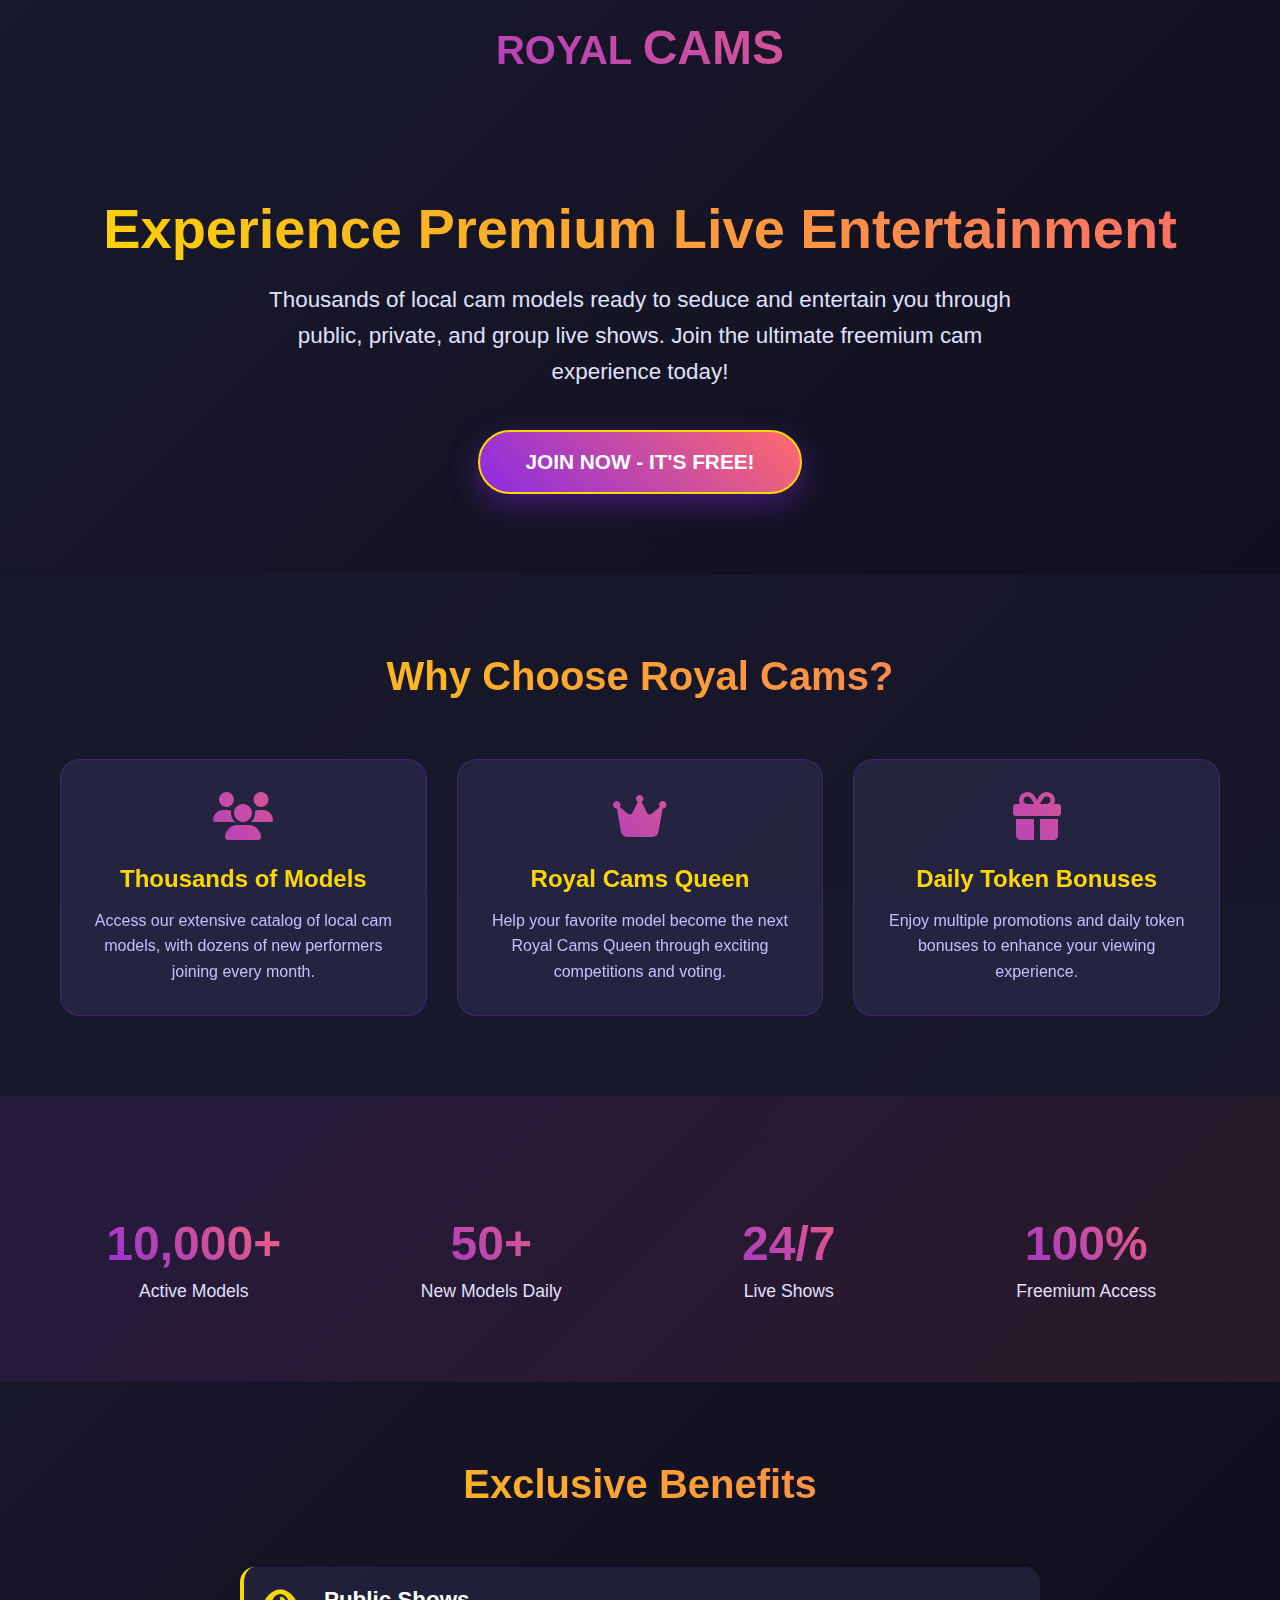
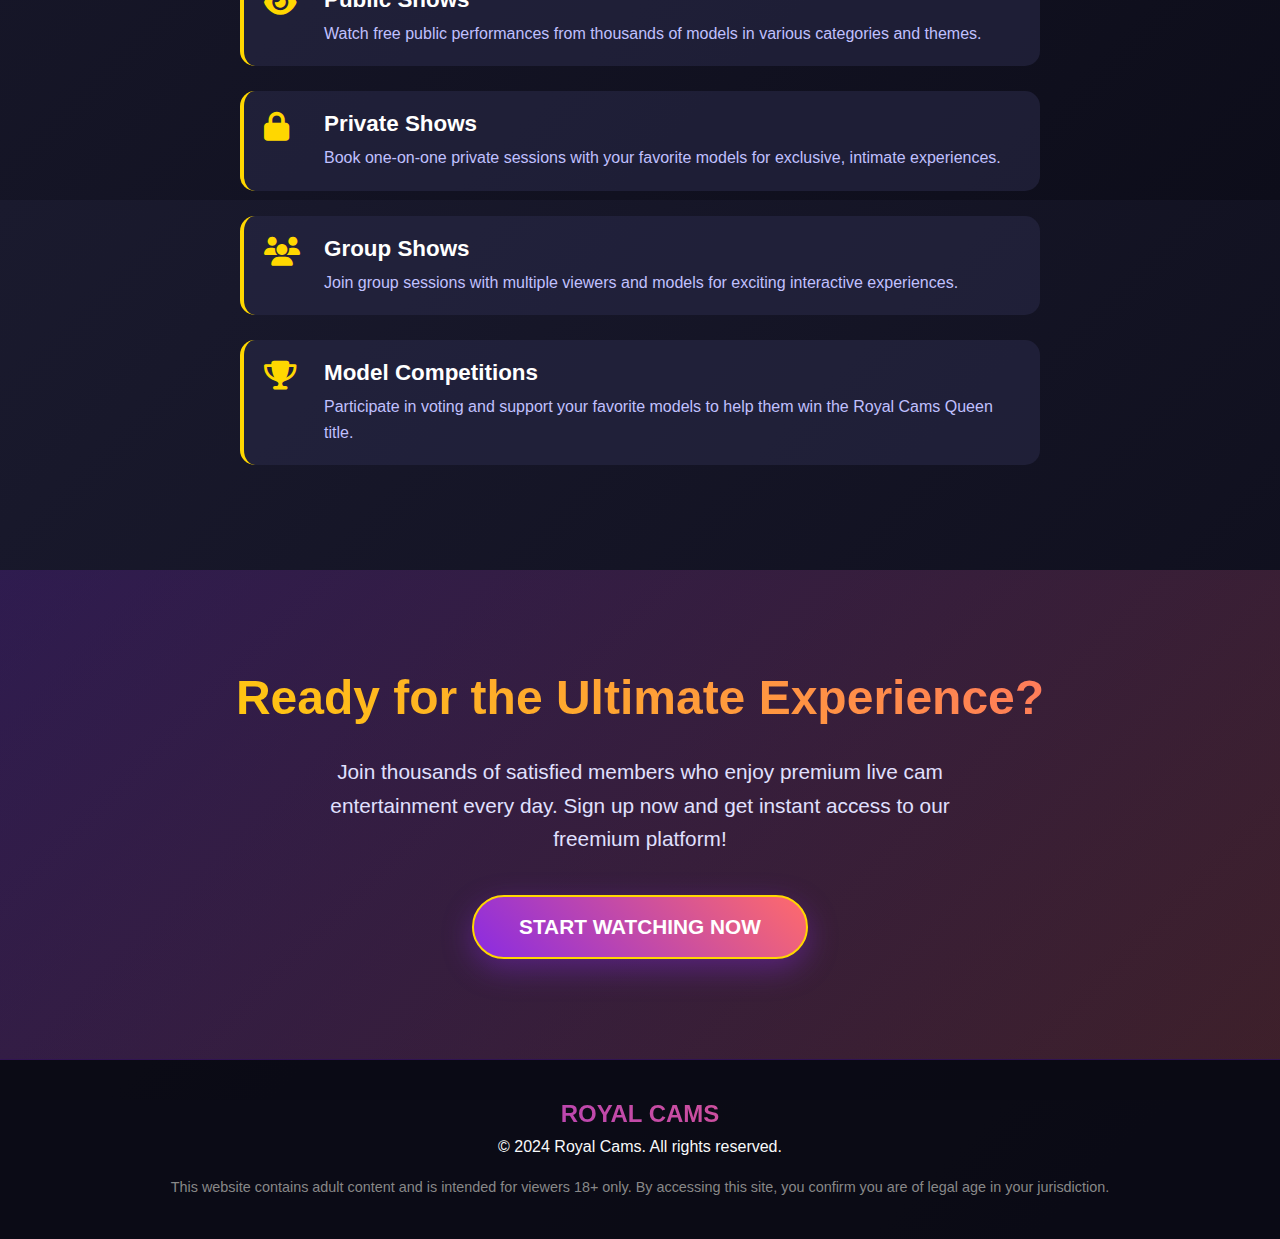
<file: saved_resource(6).html>
<!DOCTYPE html>
<!-- saved from url=(0012)about:srcdoc -->
<html lang="zh"><head><meta http-equiv="Content-Type" content="text/html; charset=UTF-8">
      
      <meta name="viewport" content="width=device-width, initial-scale=1.0">
      <title>Document</title>
      <style>
        html,body {
          margin: 0;
          padding: 0;
          width: 100%;
          height: 100%;
        }
        * {
          scrollbar-width: none;
          -ms-overflow-style: none;
        }
        *::-webkit-scrollbar {
          display: none;
        }
      </style>
  </head>
  <body>
      <script nonce="">
        window.onerror = function(e) {
          window.parent.postMessage({
            type: 'error',
            error: e
          }, '*')
        }
        window.alert = (s) => console.log(s);
        window.confirm = (s) => console.log(s);
        console.log('window html', window.innerHeight, Date.now())
        window.onload = function() {
          console.log('window html加载完毕', window.innerHeight, Date.now())
        }
      </script>
      
                        
                        
                        
                            
                            <meta name="viewport" content="width=device-width, initial-scale=1.0">
              <style>
                body {
                  background-color: white; /* Ensure the iframe has a white background */
                }
    
                
              </style>
                        
                        
                            


    
    <meta name="viewport" content="width=device-width, initial-scale=1.0">
    <title>Royal Cams - Premium Live Cam Experience</title>
    <link rel="stylesheet" href="https://cdnjs.cloudflare.com/ajax/libs/font-awesome/6.4.0/css/all.min.css">
    <style>
        * {
            margin: 0;
            padding: 0;
            box-sizing: border-box;
            font-family: 'Segoe UI', Tahoma, Geneva, Verdana, sans-serif;
        }

        :root {
            --primary: #8a2be2;
            --secondary: #ff6b6b;
            --accent: #ffd700;
            --dark: #1a1a2e;
            --light: #f8f9fa;
            --gradient-start: #8a2be2;
            --gradient-end: #ff6b6b;
        }

        body {
            background: linear-gradient(135deg, var(--dark) 0%, #0d0d1a 100%);
            color: var(--light);
            overflow-x: hidden;
        }

        .container {
            max-width: 1200px;
            margin: 0 auto;
            padding: 0 20px;
        }

        /* Header Styles */
        header {
            padding: 20px 0;
            position: relative;
            z-index: 100;
        }

        .logo {
            font-size: 2.5rem;
            font-weight: 800;
            background: linear-gradient(45deg, var(--gradient-start), var(--gradient-end));
            -webkit-background-clip: text;
            -webkit-text-fill-color: transparent;
            text-align: center;
            margin-bottom: 20px;
        }

        .logo span {
            font-size: 1.2em;
        }

        /* Hero Section */
        .hero {
            text-align: center;
            padding: 80px 0;
            position: relative;
        }

        .hero h1 {
            font-size: 3.5rem;
            font-weight: 900;
            margin-bottom: 20px;
            background: linear-gradient(45deg, var(--accent), var(--secondary));
            -webkit-background-clip: text;
            -webkit-text-fill-color: transparent;
            line-height: 1.2;
        }

        .hero p {
            font-size: 1.4rem;
            margin-bottom: 40px;
            color: #e0e0ff;
            max-width: 800px;
            margin-left: auto;
            margin-right: auto;
            line-height: 1.6;
        }

        .cta-button {
            display: inline-block;
            background: linear-gradient(45deg, var(--gradient-start), var(--gradient-end));
            color: white;
            padding: 18px 45px;
            font-size: 1.3rem;
            font-weight: 700;
            text-decoration: none;
            border-radius: 50px;
            transition: all 0.3s ease;
            box-shadow: 0 10px 30px rgba(138, 43, 226, 0.4);
            border: 2px solid var(--accent);
        }

        .cta-button:hover {
            transform: translateY(-5px);
            box-shadow: 0 15px 40px rgba(138, 43, 226, 0.6);
            background: linear-gradient(45deg, var(--gradient-end), var(--gradient-start));
        }

        /* Features Section */
        .features {
            padding: 80px 0;
            background: rgba(26, 26, 46, 0.7);
            backdrop-filter: blur(10px);
        }

        .section-title {
            text-align: center;
            font-size: 2.5rem;
            margin-bottom: 60px;
            background: linear-gradient(45deg, var(--accent), var(--secondary));
            -webkit-background-clip: text;
            -webkit-text-fill-color: transparent;
            font-weight: 800;
        }

        .features-grid {
            display: grid;
            grid-template-columns: repeat(auto-fit, minmax(300px, 1fr));
            gap: 30px;
        }

        .feature-card {
            background: rgba(40, 40, 70, 0.8);
            padding: 30px;
            border-radius: 20px;
            text-align: center;
            transition: transform 0.3s ease;
            border: 1px solid rgba(138, 43, 226, 0.3);
        }

        .feature-card:hover {
            transform: translateY(-10px);
            background: rgba(50, 50, 80, 0.9);
        }

        .feature-icon {
            font-size: 3rem;
            margin-bottom: 20px;
            background: linear-gradient(45deg, var(--gradient-start), var(--gradient-end));
            -webkit-background-clip: text;
            -webkit-text-fill-color: transparent;
        }

        .feature-card h3 {
            font-size: 1.5rem;
            margin-bottom: 15px;
            color: var(--accent);
        }

        .feature-card p {
            color: #c0c0ff;
            line-height: 1.6;
        }

        /* Stats Section */
        .stats {
            padding: 60px 0;
            text-align: center;
            background: linear-gradient(135deg, rgba(138, 43, 226, 0.1) 0%, rgba(255, 107, 107, 0.1) 100%);
        }

        .stats-grid {
            display: grid;
            grid-template-columns: repeat(auto-fit, minmax(200px, 1fr));
            gap: 30px;
            margin-top: 40px;
        }

        .stat-item {
            padding: 20px;
        }

        .stat-number {
            font-size: 3rem;
            font-weight: 800;
            background: linear-gradient(45deg, var(--gradient-start), var(--gradient-end));
            -webkit-background-clip: text;
            -webkit-text-fill-color: transparent;
            margin-bottom: 10px;
        }

        .stat-label {
            font-size: 1.1rem;
            color: #e0e0ff;
        }

        /* Benefits Section */
        .benefits {
            padding: 80px 0;
        }

        .benefits-list {
            max-width: 800px;
            margin: 0 auto;
        }

        .benefit-item {
            display: flex;
            align-items: flex-start;
            margin-bottom: 25px;
            padding: 20px;
            background: rgba(40, 40, 70, 0.6);
            border-radius: 15px;
            border-left: 4px solid var(--accent);
        }

        .benefit-icon {
            font-size: 1.8rem;
            color: var(--accent);
            margin-right: 20px;
            min-width: 40px;
        }

        .benefit-content h3 {
            font-size: 1.4rem;
            margin-bottom: 8px;
            color: white;
        }

        .benefit-content p {
            color: #c0c0ff;
            line-height: 1.6;
        }

        /* Final CTA */
        .final-cta {
            padding: 100px 0;
            text-align: center;
            background: linear-gradient(135deg, rgba(138, 43, 226, 0.2) 0%, rgba(255, 107, 107, 0.2) 100%);
        }

        .final-cta h2 {
            font-size: 3rem;
            margin-bottom: 30px;
            background: linear-gradient(45deg, var(--accent), var(--secondary));
            -webkit-background-clip: text;
            -webkit-text-fill-color: transparent;
            font-weight: 800;
        }

        .final-cta p {
            font-size: 1.3rem;
            margin-bottom: 40px;
            color: #e0e0ff;
            max-width: 700px;
            margin-left: auto;
            margin-right: auto;
            line-height: 1.6;
        }

        /* Footer */
        footer {
            text-align: center;
            padding: 40px 0;
            background: rgba(10, 10, 20, 0.9);
            border-top: 1px solid rgba(138, 43, 226, 0.3);
        }

        .disclaimer {
            font-size: 0.9rem;
            color: #888;
            margin-top: 20px;
            line-height: 1.6;
        }

        /* Responsive Design */
        @media (max-width: 768px) {
            .hero h1 {
                font-size: 2.5rem;
            }
            
            .hero p {
                font-size: 1.1rem;
            }
            
            .section-title {
                font-size: 2rem;
            }
            
            .stats-grid {
                grid-template-columns: 1fr;
            }
            
            .stat-number {
                font-size: 2.5rem;
            }
        }

        @media (max-width: 480px) {
            .hero h1 {
                font-size: 2rem;
            }
            
            .cta-button {
                padding: 15px 30px;
                font-size: 1.1rem;
            }
            
            .logo {
                font-size: 2rem;
            }
        }

        /* Animation */
        @keyframes pulse {
            0% { transform: scale(1); }
            50% { transform: scale(1.05); }
            100% { transform: scale(1); }
        }

        .pulse {
            animation: pulse 2s infinite;
        }
    </style>


    <header>
        <div class="container">
            <div class="logo">ROYAL <span>CAMS</span></div>
        </div>
    </header>

    <section class="hero">
        <div class="container">
            <h1>Experience Premium Live Entertainment</h1>
            <p>Thousands of local cam models ready to seduce and entertain you through public, private, and group live shows. Join the ultimate freemium cam experience today!</p>
            <a href="https://t.acrsmartcam.com/253172/4152?bo=2779,2778,2777,2776,2775&amp;popUnder=true&amp;aff_sub5=SF_006OG000004lmDN" class="cta-button pulse">JOIN NOW - IT'S FREE!</a>
        </div>
    </section>

    <section class="features">
        <div class="container">
            <h2 class="section-title">Why Choose Royal Cams?</h2>
            <div class="features-grid">
                <div class="feature-card">
                    <div class="feature-icon">
                        <i class="fas fa-users"></i>
                    </div>
                    <h3>Thousands of Models</h3>
                    <p>Access our extensive catalog of local cam models, with dozens of new performers joining every month.</p>
                </div>
                <div class="feature-card">
                    <div class="feature-icon">
                        <i class="fas fa-crown"></i>
                    </div>
                    <h3>Royal Cams Queen</h3>
                    <p>Help your favorite model become the next Royal Cams Queen through exciting competitions and voting.</p>
                </div>
                <div class="feature-card">
                    <div class="feature-icon">
                        <i class="fas fa-gift"></i>
                    </div>
                    <h3>Daily Token Bonuses</h3>
                    <p>Enjoy multiple promotions and daily token bonuses to enhance your viewing experience.</p>
                </div>
            </div>
        </div>
    </section>

    <section class="stats">
        <div class="container">
            <div class="stats-grid">
                <div class="stat-item">
                    <div class="stat-number">10,000+</div>
                    <div class="stat-label">Active Models</div>
                </div>
                <div class="stat-item">
                    <div class="stat-number">50+</div>
                    <div class="stat-label">New Models Daily</div>
                </div>
                <div class="stat-item">
                    <div class="stat-number">24/7</div>
                    <div class="stat-label">Live Shows</div>
                </div>
                <div class="stat-item">
                    <div class="stat-number">100%</div>
                    <div class="stat-label">Freemium Access</div>
                </div>
            </div>
        </div>
    </section>

    <section class="benefits">
        <div class="container">
            <h2 class="section-title">Exclusive Benefits</h2>
            <div class="benefits-list">
                <div class="benefit-item">
                    <div class="benefit-icon">
                        <i class="fas fa-eye"></i>
                    </div>
                    <div class="benefit-content">
                        <h3>Public Shows</h3>
                        <p>Watch free public performances from thousands of models in various categories and themes.</p>
                    </div>
                </div>
                <div class="benefit-item">
                    <div class="benefit-icon">
                        <i class="fas fa-lock"></i>
                    </div>
                    <div class="benefit-content">
                        <h3>Private Shows</h3>
                        <p>Book one-on-one private sessions with your favorite models for exclusive, intimate experiences.</p>
                    </div>
                </div>
                <div class="benefit-item">
                    <div class="benefit-icon">
                        <i class="fas fa-users"></i>
                    </div>
                    <div class="benefit-content">
                        <h3>Group Shows</h3>
                        <p>Join group sessions with multiple viewers and models for exciting interactive experiences.</p>
                    </div>
                </div>
                <div class="benefit-item">
                    <div class="benefit-icon">
                        <i class="fas fa-trophy"></i>
                    </div>
                    <div class="benefit-content">
                        <h3>Model Competitions</h3>
                        <p>Participate in voting and support your favorite models to help them win the Royal Cams Queen title.</p>
                    </div>
                </div>
            </div>
        </div>
    </section>

    <section class="final-cta">
        <div class="container">
            <h2>Ready for the Ultimate Experience?</h2>
            <p>Join thousands of satisfied members who enjoy premium live cam entertainment every day. Sign up now and get instant access to our freemium platform!</p>
            <a href="https://t.acrsmartcam.com/253172/4152?bo=2779,2778,2777,2776,2775&amp;popUnder=true&amp;aff_sub5=SF_006OG000004lmDN" class="cta-button">START WATCHING NOW</a>
        </div>
    </section>

    <footer>
        <div class="container">
            <div class="logo" style="font-size: 1.5rem; margin-bottom: 10px;">ROYAL CAMS</div>
            <p>© 2024 Royal Cams. All rights reserved.</p>
            <div class="disclaimer">
                <p>This website contains adult content and is intended for viewers 18+ only. By accessing this site, you confirm you are of legal age in your jurisdiction.</p>
            </div>
        </div>
    </footer>

    <script nonce="">
        // Simple animation for CTA buttons
        document.querySelectorAll('.cta-button').forEach(button => {
            button.addEventListener('mouseenter', function() {
                this.style.transform = 'translateY(-5px)';
            });
            
            button.addEventListener('mouseleave', function() {
                this.style.transform = 'translateY(0)';
            });
        });
    </script>




    
              <script nonce="">
                              
              </script>
                        
                        
                    
  
  </body></html>
</file>
